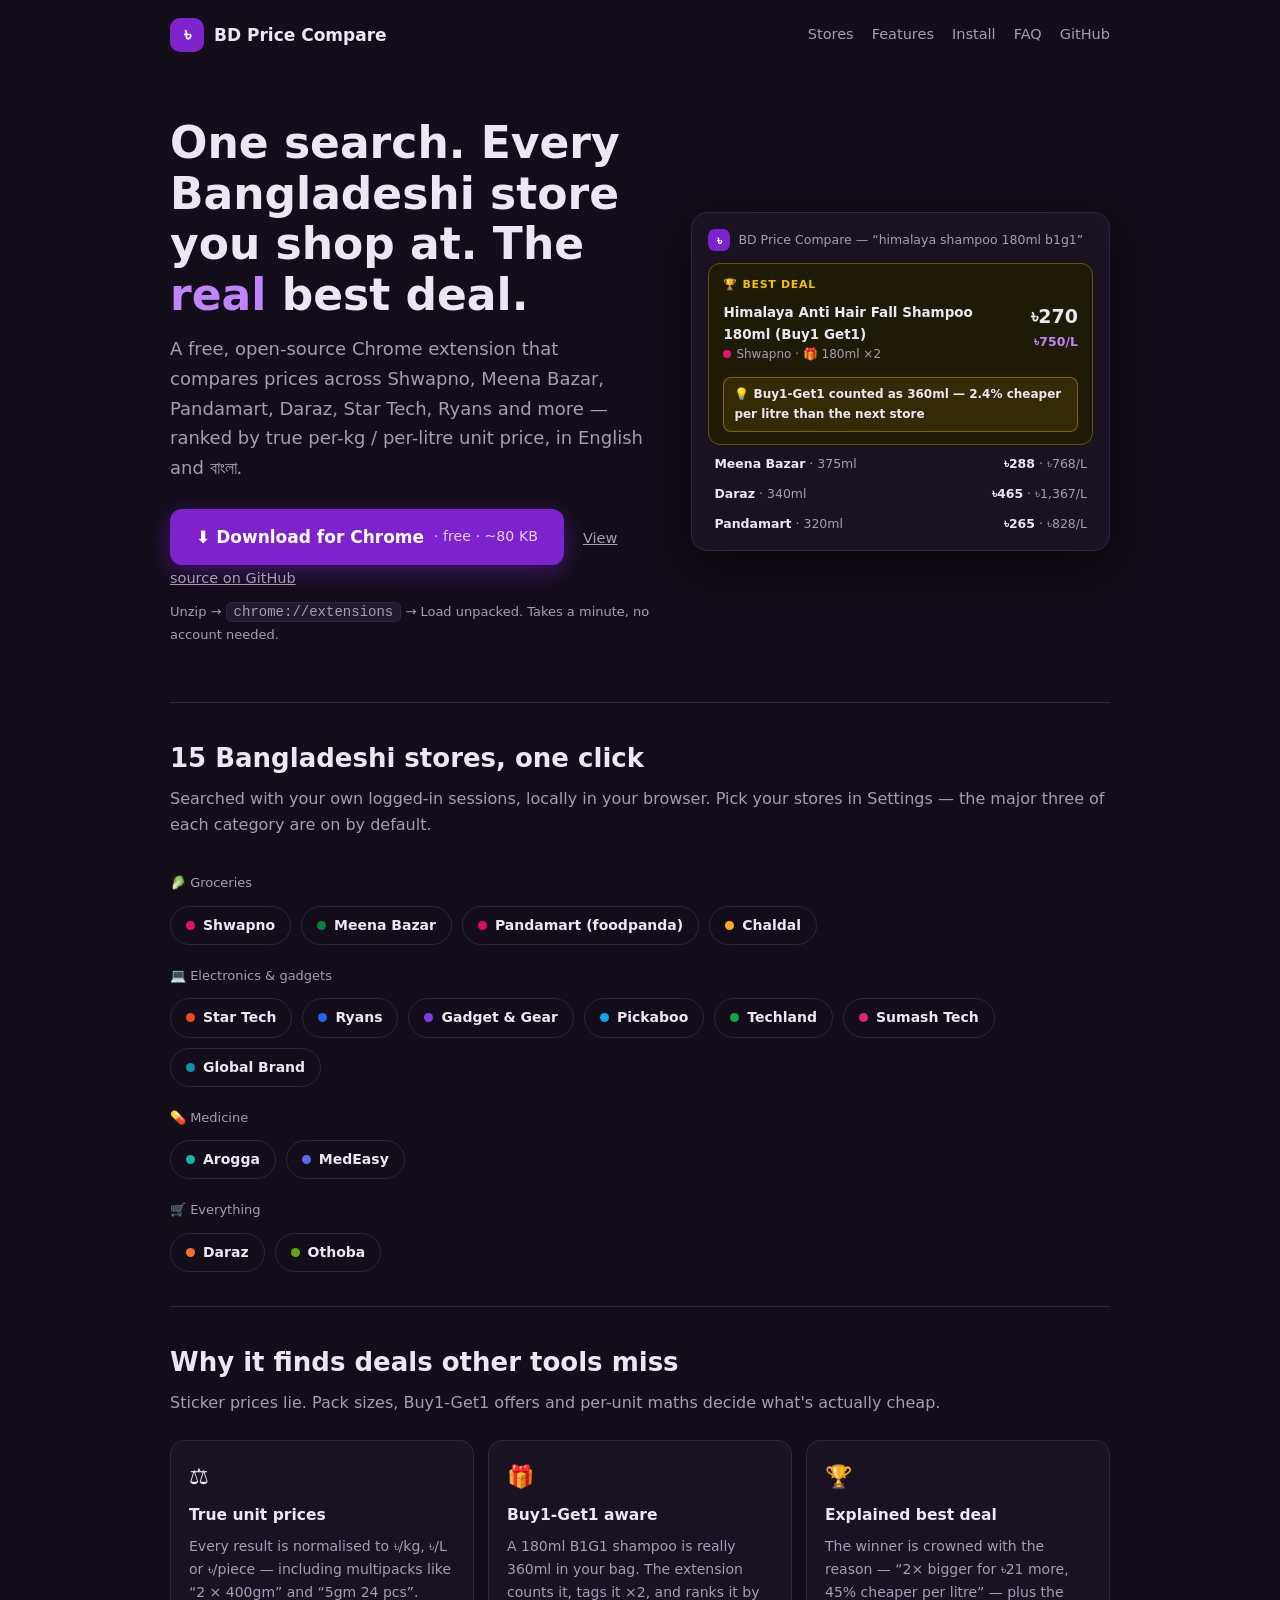
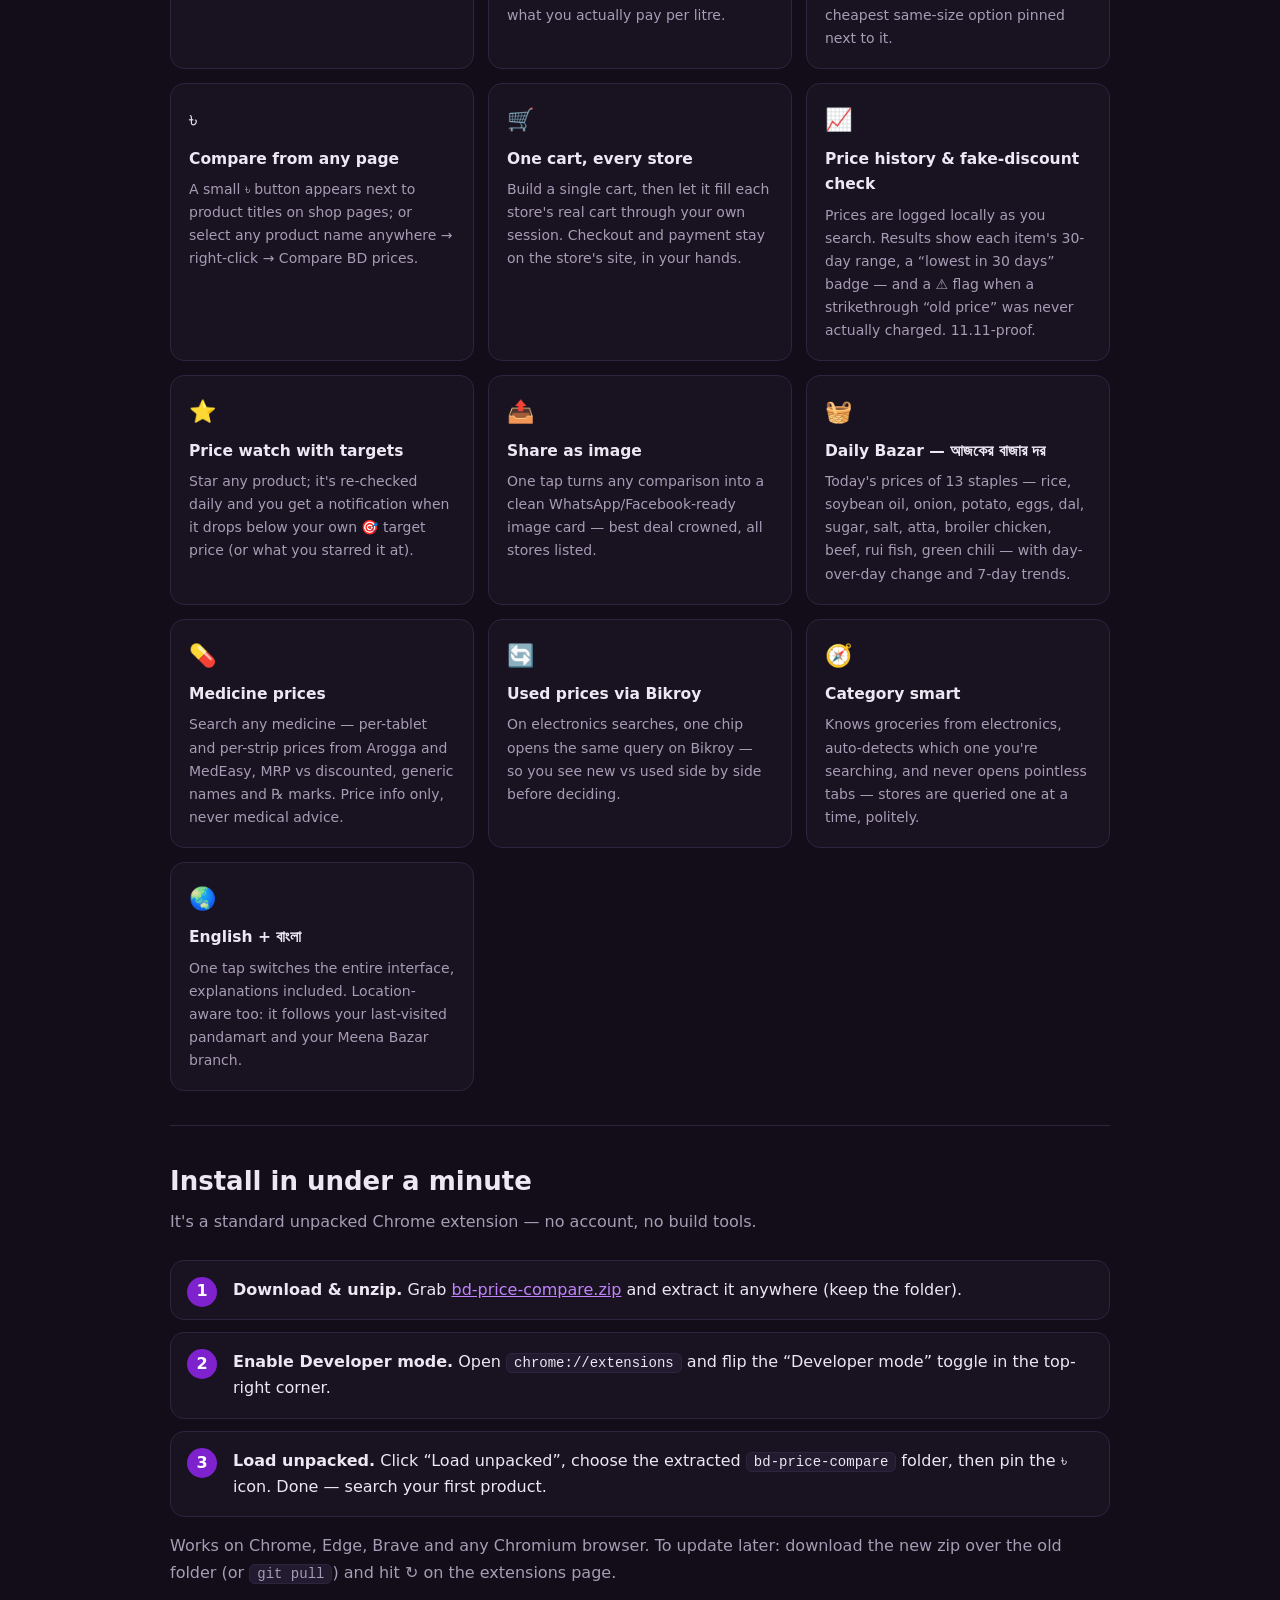
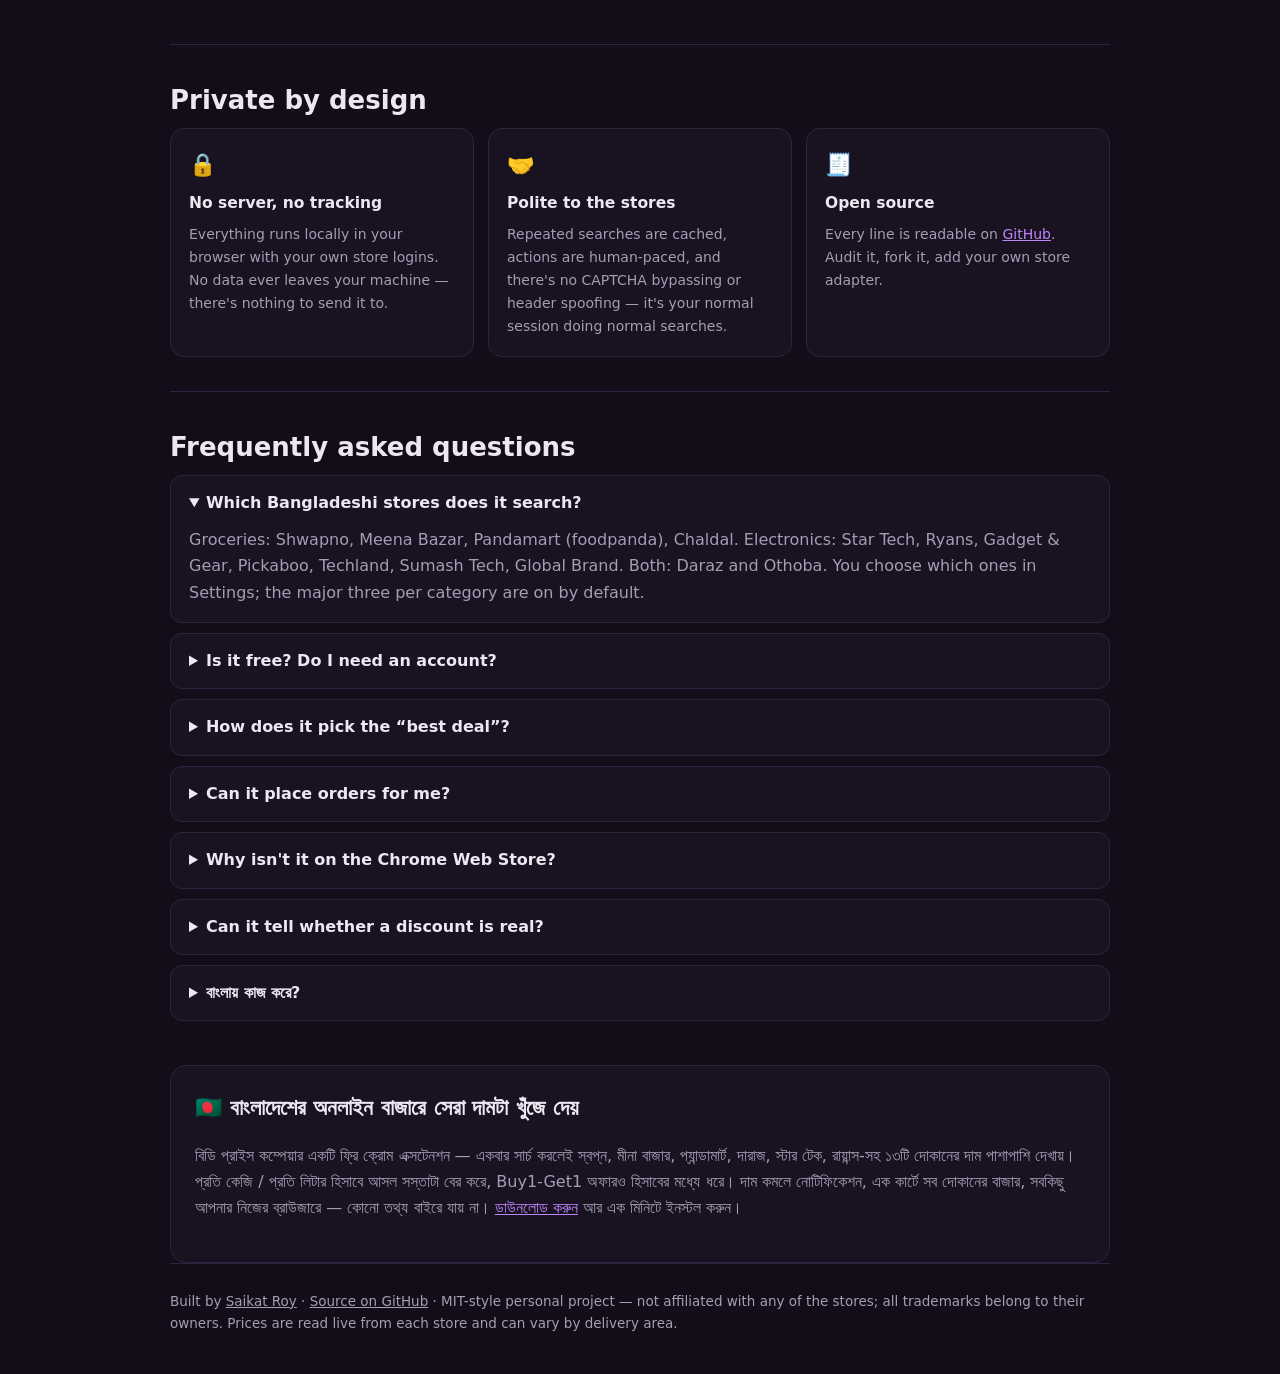
<file: docs/index.html>
<!doctype html>
<html lang="en">
<head>
  <meta charset="utf-8">
  <meta name="viewport" content="width=device-width, initial-scale=1">
  <title>BD Price Compare — Compare Prices Across Bangladeshi Online Shops | Free Chrome Extension</title>
  <meta name="description" content="Free, open-source Chrome extension that compares product prices across Shwapno, Meena Bazar, Pandamart, Daraz, Chaldal, Star Tech, Ryans, Gadget & Gear, Pickaboo and more Bangladeshi online shops — with per-kg / per-litre unit prices, 30-day price history, fake-discount detection, Buy1-Get1 aware best-deal picks, daily bazar rates (আজকের বাজার দর), price-drop alerts and a cross-store cart. English + বাংলা.">
  <meta name="keywords" content="price comparison Bangladesh, BD price compare, Chrome extension, Daraz price, Shwapno price, Meena Bazar online, Pandamart foodpanda, Chaldal, Star Tech price, Ryans computers, Gadget and Gear, Pickaboo, best deal Bangladesh, grocery price Dhaka, electronics price BD, দাম তুলনা, unit price, price tracker, আজকের বাজার দর, daily market price Bangladesh, onion price today, rice price BD, soybean oil price, price history Bangladesh, daraz price history, fake discount checker, daraz 11.11 real discount, price drop alert, price tracker extension, দাম কমার এলার্ট, ভুয়া ছাড়, medicine price BD, napa price, ওষুধের দাম, arogga, medeasy, broiler chicken price today, আজকের মুরগির দাম, beef price bd, গরুর মাংসের দাম, bikroy used price">
  <meta name="author" content="Saikat Roy">
  <meta name="robots" content="index, follow">
  <link rel="canonical" href="https://saikatnjm.github.io/bd-price-compare/">
  <link rel="icon" href="icon128.png" type="image/png">
  <meta name="theme-color" content="#7e22ce">

  <!-- Open Graph -->
  <meta property="og:type" content="website">
  <meta property="og:site_name" content="BD Price Compare">
  <meta property="og:title" content="BD Price Compare — find the real best deal across Bangladeshi online shops">
  <meta property="og:description" content="One search, every store you use: Shwapno, Meena Bazar, Pandamart, Daraz, Star Tech, Ryans & more. Per-kg / per-litre unit prices, B1G1-aware, price watch, English + বাংলা. Free & open source.">
  <meta property="og:url" content="https://saikatnjm.github.io/bd-price-compare/">
  <meta property="og:image" content="https://saikatnjm.github.io/bd-price-compare/og-image.png">
  <meta property="og:image:width" content="1200">
  <meta property="og:image:height" content="630">
  <meta property="og:locale" content="en_US">
  <meta property="og:locale:alternate" content="bn_BD">

  <!-- Twitter -->
  <meta name="twitter:card" content="summary_large_image">
  <meta name="twitter:title" content="BD Price Compare — Chrome extension for Bangladeshi online shopping">
  <meta name="twitter:description" content="Compare prices across 13 Bangladeshi stores in one click. Unit prices, B1G1-aware best deals, price watch. Free & open source.">
  <meta name="twitter:image" content="https://saikatnjm.github.io/bd-price-compare/og-image.png">

  <script type="application/ld+json">
  {
    "@context": "https://schema.org",
    "@graph": [
      {
        "@type": "SoftwareApplication",
        "name": "BD Price Compare",
        "operatingSystem": "Chrome, Chromium, Edge, Brave",
        "applicationCategory": "ShoppingApplication",
        "applicationSubCategory": "Price comparison browser extension",
        "description": "Chrome extension that compares product prices across Bangladeshi online shops (Shwapno, Meena Bazar, Pandamart, Daraz, Chaldal, Star Tech, Ryans, Gadget & Gear, Pickaboo, Techland, Sumash Tech, Global Brand, Othoba) with per-kg/per-litre unit prices, 30-day price history with fake-discount detection, Buy1-Get1-aware best-deal ranking, daily bazar staple rates, price-drop alerts with custom targets, shareable comparison images and a cross-store cart. Bilingual English/Bangla.",
        "featureList": [
          "Price comparison across 15 Bangladeshi stores",
          "Medicine prices: per-tablet and per-strip from Arogga and MedEasy",
          "Daily protein prices: broiler chicken, beef, rui fish, green chili",
          "Used-price check via Bikroy for electronics",
          "Per-kg / per-litre unit prices",
          "30-day price history and lowest-price badges",
          "Fake discount detection (strikethrough price verification)",
          "Daily Bazar: today's staple prices (আজকের বাজার দর)",
          "Price-drop alerts with custom target price",
          "Buy1-Get1 / B1G1 aware ranking",
          "Share comparison as image",
          "Cross-store cart with checkout handoff",
          "Bilingual English and Bangla interface"
        ],
        "url": "https://saikatnjm.github.io/bd-price-compare/",
        "downloadUrl": "https://saikatnjm.github.io/bd-price-compare/bd-price-compare.zip",
        "image": "https://saikatnjm.github.io/bd-price-compare/og-image.png",
        "offers": { "@type": "Offer", "price": "0", "priceCurrency": "BDT" },
        "inLanguage": ["en", "bn"],
        "isAccessibleForFree": true,
        "license": "https://github.com/saikatnjm/bd-price-compare/blob/main/LICENSE",
        "author": { "@type": "Person", "name": "Saikat Roy", "url": "https://github.com/saikatnjm" }
      },
      {
        "@type": "HowTo",
        "name": "How to install BD Price Compare in Chrome",
        "totalTime": "PT1M",
        "step": [
          { "@type": "HowToStep", "name": "Download", "text": "Click “Download for Chrome” and unzip the file anywhere on your computer." },
          { "@type": "HowToStep", "name": "Open extensions page", "text": "In Chrome open chrome://extensions and switch on Developer mode (top-right toggle)." },
          { "@type": "HowToStep", "name": "Load it", "text": "Click “Load unpacked”, pick the unzipped bd-price-compare folder, then pin the ৳ icon to your toolbar." }
        ]
      },
      {
        "@type": "FAQPage",
        "mainEntity": [
          {
            "@type": "Question",
            "name": "Which Bangladeshi stores does BD Price Compare search?",
            "acceptedAnswer": { "@type": "Answer", "text": "Groceries: Shwapno, Meena Bazar, Pandamart (foodpanda) and Chaldal. Electronics: Star Tech, Ryans, Gadget & Gear, Pickaboo, Techland, Sumash Tech and Global Brand, with a Bikroy link for used prices. Medicine: Arogga and MedEasy. Daraz and Othoba cover everything. You pick which stores are searched in Settings; the major ones of each category are on by default." }
          },
          {
            "@type": "Question",
            "name": "Can it compare medicine prices in Bangladesh?",
            "acceptedAnswer": { "@type": "Answer", "text": "Yes — search any medicine (e.g. Napa, Sergel, Seclo) and see per-tablet and per-strip prices from Arogga and MedEasy side by side, with MRP versus discounted price, generic names and prescription marks. It shows price information only, never medical advice." }
          },
          {
            "@type": "Question",
            "name": "Is it free? Do I need an account?",
            "acceptedAnswer": { "@type": "Answer", "text": "It is completely free and open source. No account, no sign-up, no server: everything runs locally in your browser using your own store logins. Nothing is sent anywhere else." }
          },
          {
            "@type": "Question",
            "name": "How does it find the real best deal?",
            "acceptedAnswer": { "@type": "Answer", "text": "It normalises every result to a per-kg or per-litre unit price, understands pack sizes like 2×400gm and Buy1-Get1 offers (a 180ml B1G1 shampoo counts as 360ml), and crowns the lowest true unit price — explaining why a bigger pack wins even when its sticker price is higher." }
          },
          {
            "@type": "Question",
            "name": "Can it order for me?",
            "acceptedAnswer": { "@type": "Answer", "text": "You build one cart in the extension; it then adds those items to each store's real cart using your own logged-in session and opens the store's cart page. Login, checkout and payment always stay in your hands on the store's own website." }
          },
          {
            "@type": "Question",
            "name": "Why isn't it on the Chrome Web Store?",
            "acceptedAnswer": { "@type": "Answer", "text": "It's a personal open-source project installed as an unpacked extension — download the zip, enable Developer mode in chrome://extensions and load the folder. It takes about a minute, and updates are a git pull away." }
          },
          {
            "@type": "Question",
            "name": "Can it tell whether a discount is real?",
            "acceptedAnswer": { "@type": "Answer", "text": "Yes. The extension logs prices locally as you search, so after a few days it knows each product's 30-day range. If a store shows a strikethrough 'old price' the product never actually sold at recently, the result is flagged as a possible fake discount — especially useful during 11.11 and 12.12 sales. Genuine discounts get a verified mark, and true 30-day-lowest prices get a badge." }
          },
          {
            "@type": "Question",
            "name": "Does it track price history?",
            "acceptedAnswer": { "@type": "Answer", "text": "Yes — every search quietly saves one local price point per product per day (up to 60 days, entirely on your machine). Results then show each item's 30-day low–high range and a 'lowest in 30 days' badge, and starred products alert you when they drop below your own target price." }
          },
          {
            "@type": "Question",
            "name": "Does it work in Bangla?",
            "acceptedAnswer": { "@type": "Answer", "text": "Yes — one tap on the বাং/EN button switches the whole interface between Bangla and English, including the right-click menu and explanations." }
          }
        ]
      }
    ]
  }
  </script>

  <style>
    :root {
      --bg: #120d18; --panel: #191221; --line: #2e2440; --fg: #ece7f2;
      --muted: #a79cb5; --accent: #c084fc; --accent-deep: #7e22ce;
      --gold: #f2c200; --pink: #e2136e;
    }
    * { box-sizing: border-box; }
    html { scroll-behavior: smooth; }
    body {
      margin: 0; background: var(--bg); color: var(--fg);
      font: 16px/1.65 system-ui, -apple-system, "Segoe UI", Roboto, "Noto Sans Bengali", sans-serif;
    }
    a { color: var(--accent); }
    .wrap { max-width: 980px; margin: 0 auto; padding: 0 20px; }
    header.site {
      display: flex; align-items: center; gap: 10px; padding: 18px 0;
    }
    .logo {
      display: inline-grid; place-items: center; width: 34px; height: 34px;
      border-radius: 10px; background: var(--accent-deep); color: #fff;
      font-weight: 700; font-size: 19px; flex: none;
    }
    header.site b { font-size: 17px; }
    header.site nav { margin-left: auto; display: flex; gap: 18px; font-size: 14.5px; }
    header.site nav a { color: var(--muted); text-decoration: none; }
    header.site nav a:hover { color: var(--fg); }

    .hero { display: grid; grid-template-columns: 1.15fr 1fr; gap: 40px; align-items: center; padding: 48px 0 56px; }
    h1 { font-size: clamp(30px, 4.5vw, 44px); line-height: 1.15; margin: 0 0 14px; }
    h1 em { font-style: normal; color: var(--accent); }
    .tagline { color: var(--muted); font-size: 18px; margin: 0 0 26px; }
    .cta {
      display: inline-flex; align-items: center; gap: 10px;
      background: var(--accent-deep); color: #fff; text-decoration: none;
      font-weight: 700; font-size: 17px; padding: 14px 26px; border-radius: 12px;
      box-shadow: 0 6px 24px rgba(126, 34, 206, .45); transition: transform .12s;
    }
    .cta:hover { transform: translateY(-2px); }
    .cta small { font-weight: 500; opacity: .8; }
    .ctasub { color: var(--muted); font-size: 13px; margin-top: 10px; }
    .ghlink { margin-left: 14px; color: var(--muted); font-size: 14.5px; }

    /* mock best-deal card */
    .mock {
      background: var(--panel); border: 1px solid var(--line); border-radius: 16px;
      padding: 16px; box-shadow: 0 16px 50px rgba(0,0,0,.45); font-size: 13.5px;
    }
    .mock .mhead { display: flex; align-items: center; gap: 8px; color: var(--muted); font-size: 12.5px; margin-bottom: 12px; }
    .mock .mhead .logo { width: 22px; height: 22px; font-size: 13px; border-radius: 7px; }
    .mcard {
      display: grid; grid-template-columns: 1fr auto; gap: 6px 12px;
      background: #1d1a06; border: 1px solid #6b5600; border-radius: 12px; padding: 12px 14px;
    }
    .mcrown { grid-column: 1/-1; font-size: 11px; font-weight: 800; letter-spacing: .06em; color: var(--gold); }
    .mname { font-weight: 600; }
    .mprice { text-align: right; font-size: 19px; font-weight: 800; }
    .munit { text-align: right; color: var(--accent); font-weight: 700; font-size: 12.5px; }
    .mmeta { color: var(--muted); font-size: 12px; }
    .mmeta .dot { display: inline-block; width: 8px; height: 8px; border-radius: 50%; background: var(--pink); margin-right: 5px; }
    .mwhy {
      grid-column: 1/-1; margin-top: 6px; padding: 7px 10px; border-radius: 8px;
      background: rgba(242,194,0,.1); border: 1px solid rgba(242,194,0,.4);
      font-size: 12px; font-weight: 600;
    }
    .mrow { display: flex; justify-content: space-between; gap: 10px; padding: 9px 6px 0; color: var(--muted); font-size: 12.5px; }
    .mrow b { color: var(--fg); font-weight: 600; }

    section { padding: 34px 0; border-top: 1px solid var(--line); }
    h2 { font-size: 26px; margin: 0 0 6px; }
    .sub { color: var(--muted); margin: 0 0 24px; }

    .stores { display: flex; flex-wrap: wrap; gap: 10px; }
    .store {
      display: inline-flex; align-items: center; gap: 8px; font-size: 14px; font-weight: 600;
      border: 1px solid var(--line); border-radius: 999px; padding: 7px 15px; color: var(--fg);
    }
    .store i { width: 9px; height: 9px; border-radius: 50%; flex: none; }
    .storecat { width: 100%; color: var(--muted); font-size: 13px; margin: 10px 0 2px; }

    .grid { display: grid; grid-template-columns: repeat(auto-fit, minmax(270px, 1fr)); gap: 14px; }
    .card {
      background: var(--panel); border: 1px solid var(--line); border-radius: 14px; padding: 18px;
    }
    .card b { display: block; font-size: 15.5px; margin-bottom: 6px; }
    .card p { margin: 0; color: var(--muted); font-size: 14px; }
    .card .ic { font-size: 22px; display: block; margin-bottom: 8px; }

    ol.steps { counter-reset: s; list-style: none; padding: 0; display: grid; gap: 12px; }
    ol.steps li {
      counter-increment: s; background: var(--panel); border: 1px solid var(--line);
      border-radius: 14px; padding: 16px 18px 16px 62px; position: relative;
    }
    ol.steps li::before {
      content: counter(s); position: absolute; left: 16px; top: 16px;
      width: 30px; height: 30px; display: grid; place-items: center;
      background: var(--accent-deep); color: #fff; font-weight: 800; border-radius: 50%;
    }
    code { background: #221a2e; border: 1px solid var(--line); padding: 1px 7px; border-radius: 6px; font-size: 14px; }

    details {
      background: var(--panel); border: 1px solid var(--line); border-radius: 12px;
      padding: 14px 18px; margin-bottom: 10px;
    }
    summary { cursor: pointer; font-weight: 600; }
    details p { color: var(--muted); margin: 10px 0 2px; }

    .bn { background: var(--panel); border: 1px solid var(--line); border-radius: 16px; padding: 24px; }
    .bn h2 { font-size: 22px; }
    .bn p { color: var(--muted); }

    footer.site { border-top: 1px solid var(--line); padding: 26px 0 40px; color: var(--muted); font-size: 13.5px; }
    footer.site a { color: var(--muted); }

    @media (max-width: 760px) {
      .hero { grid-template-columns: 1fr; padding-top: 24px; }
      header.site nav { display: none; }
    }
  </style>
</head>
<body>
  <div class="wrap">
    <header class="site">
      <span class="logo">৳</span><b>BD Price Compare</b>
      <nav>
        <a href="#stores">Stores</a>
        <a href="#features">Features</a>
        <a href="#install">Install</a>
        <a href="#faq">FAQ</a>
        <a href="https://github.com/saikatnjm/bd-price-compare">GitHub</a>
      </nav>
    </header>

    <section class="hero" style="border-top:none">
      <div>
        <h1>One search. Every Bangladeshi store you shop at. The <em>real</em> best deal.</h1>
        <p class="tagline">A free, open-source Chrome extension that compares prices across
          Shwapno, Meena Bazar, Pandamart, Daraz, Star Tech, Ryans and more —
          ranked by true per-kg / per-litre unit price, in English and বাংলা.</p>
        <a class="cta" href="bd-price-compare.zip" download>
          ⬇ Download for Chrome <small>· free · ~80 KB</small>
        </a>
        <a class="ghlink" href="https://github.com/saikatnjm/bd-price-compare">View source on GitHub</a>
        <div class="ctasub">Unzip → <code>chrome://extensions</code> → Load unpacked. Takes a minute, no account needed.</div>
      </div>
      <div class="mock" aria-hidden="true">
        <div class="mhead"><span class="logo">৳</span> BD Price Compare — “himalaya shampoo 180ml b1g1”</div>
        <div class="mcard">
          <div class="mcrown">🏆 BEST DEAL</div>
          <div>
            <div class="mname">Himalaya Anti Hair Fall Shampoo 180ml (Buy1 Get1)</div>
            <div class="mmeta"><span class="dot"></span>Shwapno · 🎁 180ml ×2</div>
          </div>
          <div>
            <div class="mprice">৳270</div>
            <div class="munit">৳750/L</div>
          </div>
          <div class="mwhy">💡 Buy1-Get1 counted as 360ml — 2.4% cheaper per litre than the next store</div>
        </div>
        <div class="mrow"><span><b>Meena Bazar</b> · 375ml</span><span><b>৳288</b> · ৳768/L</span></div>
        <div class="mrow"><span><b>Daraz</b> · 340ml</span><span><b>৳465</b> · ৳1,367/L</span></div>
        <div class="mrow"><span><b>Pandamart</b> · 320ml</span><span><b>৳265</b> · ৳828/L</span></div>
      </div>
    </section>

    <section id="stores">
      <h2>15 Bangladeshi stores, one click</h2>
      <p class="sub">Searched with your own logged-in sessions, locally in your browser. Pick your stores in Settings — the major three of each category are on by default.</p>
      <div class="stores">
        <div class="storecat">🥬 Groceries</div>
        <span class="store"><i style="background:#e2136e"></i>Shwapno</span>
        <span class="store"><i style="background:#00843d"></i>Meena Bazar</span>
        <span class="store"><i style="background:#d70f64"></i>Pandamart (foodpanda)</span>
        <span class="store"><i style="background:#f9a825"></i>Chaldal</span>
        <div class="storecat">💻 Electronics &amp; gadgets</div>
        <span class="store"><i style="background:#ef4a23"></i>Star Tech</span>
        <span class="store"><i style="background:#2563eb"></i>Ryans</span>
        <span class="store"><i style="background:#7c3aed"></i>Gadget &amp; Gear</span>
        <span class="store"><i style="background:#0ea5e9"></i>Pickaboo</span>
        <span class="store"><i style="background:#16a34a"></i>Techland</span>
        <span class="store"><i style="background:#db2777"></i>Sumash Tech</span>
        <span class="store"><i style="background:#0891b2"></i>Global Brand</span>
        <div class="storecat">💊 Medicine</div>
        <span class="store"><i style="background:#14b8a6"></i>Arogga</span>
        <span class="store"><i style="background:#6366f1"></i>MedEasy</span>
        <div class="storecat">🛒 Everything</div>
        <span class="store"><i style="background:#f57224"></i>Daraz</span>
        <span class="store"><i style="background:#65a30d"></i>Othoba</span>
      </div>
    </section>

    <section id="features">
      <h2>Why it finds deals other tools miss</h2>
      <p class="sub">Sticker prices lie. Pack sizes, Buy1-Get1 offers and per-unit maths decide what's actually cheap.</p>
      <div class="grid">
        <div class="card"><span class="ic">⚖️</span><b>True unit prices</b>
          <p>Every result is normalised to ৳/kg, ৳/L or ৳/piece — including multipacks like “2 × 400gm” and “5gm 24 pcs”.</p></div>
        <div class="card"><span class="ic">🎁</span><b>Buy1-Get1 aware</b>
          <p>A 180ml B1G1 shampoo is really 360ml in your bag. The extension counts it, tags it ×2, and ranks it by what you actually pay per litre.</p></div>
        <div class="card"><span class="ic">🏆</span><b>Explained best deal</b>
          <p>The winner is crowned with the reason — “2× bigger for ৳21 more, 45% cheaper per litre” — plus the cheapest same-size option pinned next to it.</p></div>
        <div class="card"><span class="ic">৳</span><b>Compare from any page</b>
          <p>A small ৳ button appears next to product titles on shop pages; or select any product name anywhere → right-click → Compare BD prices.</p></div>
        <div class="card"><span class="ic">🛒</span><b>One cart, every store</b>
          <p>Build a single cart, then let it fill each store's real cart through your own session. Checkout and payment stay on the store's site, in your hands.</p></div>
        <div class="card"><span class="ic">📈</span><b>Price history &amp; fake-discount check</b>
          <p>Prices are logged locally as you search. Results show each item's 30-day range, a “lowest in 30 days” badge — and a ⚠ flag when a strikethrough “old price” was never actually charged. 11.11-proof.</p></div>
        <div class="card"><span class="ic">⭐</span><b>Price watch with targets</b>
          <p>Star any product; it's re-checked daily and you get a notification when it drops below your own 🎯 target price (or what you starred it at).</p></div>
        <div class="card"><span class="ic">📤</span><b>Share as image</b>
          <p>One tap turns any comparison into a clean WhatsApp/Facebook-ready image card — best deal crowned, all stores listed.</p></div>
        <div class="card"><span class="ic">🧺</span><b>Daily Bazar — আজকের বাজার দর</b>
          <p>Today's prices of 13 staples — rice, soybean oil, onion, potato, eggs, dal, sugar, salt, atta, broiler chicken, beef, rui fish, green chili — with day-over-day change and 7-day trends.</p></div>
        <div class="card"><span class="ic">💊</span><b>Medicine prices</b>
          <p>Search any medicine — per-tablet and per-strip prices from Arogga and MedEasy, MRP vs discounted, generic names and ℞ marks. Price info only, never medical advice.</p></div>
        <div class="card"><span class="ic">🔄</span><b>Used prices via Bikroy</b>
          <p>On electronics searches, one chip opens the same query on Bikroy — so you see new vs used side by side before deciding.</p></div>
        <div class="card"><span class="ic">🧭</span><b>Category smart</b>
          <p>Knows groceries from electronics, auto-detects which one you're searching, and never opens pointless tabs — stores are queried one at a time, politely.</p></div>
        <div class="card"><span class="ic">🌏</span><b>English + বাংলা</b>
          <p>One tap switches the entire interface, explanations included. Location-aware too: it follows your last-visited pandamart and your Meena Bazar branch.</p></div>
      </div>
    </section>

    <section id="install">
      <h2>Install in under a minute</h2>
      <p class="sub">It's a standard unpacked Chrome extension — no account, no build tools.</p>
      <ol class="steps">
        <li><b>Download &amp; unzip.</b> Grab <a href="bd-price-compare.zip" download>bd-price-compare.zip</a> and extract it anywhere (keep the folder).</li>
        <li><b>Enable Developer mode.</b> Open <code>chrome://extensions</code> and flip the “Developer mode” toggle in the top-right corner.</li>
        <li><b>Load unpacked.</b> Click “Load unpacked”, choose the extracted <code>bd-price-compare</code> folder, then pin the ৳ icon. Done — search your first product.</li>
      </ol>
      <p class="sub" style="margin-top:14px">Works on Chrome, Edge, Brave and any Chromium browser. To update later: download the new zip over the old folder (or <code>git pull</code>) and hit ↻ on the extensions page.</p>
    </section>

    <section id="privacy">
      <h2>Private by design</h2>
      <div class="grid">
        <div class="card"><span class="ic">🔒</span><b>No server, no tracking</b>
          <p>Everything runs locally in your browser with your own store logins. No data ever leaves your machine — there's nothing to send it to.</p></div>
        <div class="card"><span class="ic">🤝</span><b>Polite to the stores</b>
          <p>Repeated searches are cached, actions are human-paced, and there's no CAPTCHA bypassing or header spoofing — it's your normal session doing normal searches.</p></div>
        <div class="card"><span class="ic">🧾</span><b>Open source</b>
          <p>Every line is readable on <a href="https://github.com/saikatnjm/bd-price-compare">GitHub</a>. Audit it, fork it, add your own store adapter.</p></div>
      </div>
    </section>

    <section id="faq">
      <h2>Frequently asked questions</h2>
      <details open>
        <summary>Which Bangladeshi stores does it search?</summary>
        <p>Groceries: Shwapno, Meena Bazar, Pandamart (foodpanda), Chaldal. Electronics: Star Tech, Ryans, Gadget &amp; Gear, Pickaboo, Techland, Sumash Tech, Global Brand. Both: Daraz and Othoba. You choose which ones in Settings; the major three per category are on by default.</p>
      </details>
      <details>
        <summary>Is it free? Do I need an account?</summary>
        <p>Completely free and open source. No account, no sign-up, no server — it uses the store logins already in your browser.</p>
      </details>
      <details>
        <summary>How does it pick the “best deal”?</summary>
        <p>Lowest <em>unit</em> price among comparable products — ৳ per kg or litre — with pack sizes and Buy1-Get1 offers counted in. When a bigger pack wins despite a higher sticker price, it tells you why and pins the cheapest same-size option right below.</p>
      </details>
      <details>
        <summary>Can it place orders for me?</summary>
        <p>It fills each store's real cart for you using your own session, then hands over. Login, checkout and payment always happen on the store's own website, by you.</p>
      </details>
      <details>
        <summary>Why isn't it on the Chrome Web Store?</summary>
        <p>It's a personal open-source project installed as an unpacked extension — the download-and-load takes about a minute. A Web Store release may come later.</p>
      </details>
      <details>
        <summary>Can it tell whether a discount is real?</summary>
        <p>Yes — it logs prices locally as you search. After a few days it knows each product's 30-day range: results show the low–high band, a 🔻 “lowest in 30 days” badge, and a ⚠ flag when a strikethrough “old price” was never actually charged recently. Handy during 11.11 / 12.12 sales.</p>
      </details>
      <details>
        <summary>বাংলায় কাজ করে?</summary>
        <p>হ্যাঁ — বাং/EN বাটনে এক ট্যাপেই পুরো ইন্টারফেস বাংলা হয়ে যায়, ব্যাখ্যাসহ।</p>
      </details>
    </section>

    <section class="bn" id="bangla" lang="bn">
      <h2>🇧🇩 বাংলাদেশের অনলাইন বাজারে সেরা দামটা খুঁজে দেয়</h2>
      <p>বিডি প্রাইস কম্পেয়ার একটি ফ্রি ক্রোম এক্সটেনশন — একবার সার্চ করলেই স্বপ্ন, মীনা বাজার,
      প্যান্ডামার্ট, দারাজ, স্টার টেক, রায়ান্স-সহ ১৩টি দোকানের দাম পাশাপাশি দেখায়। প্রতি কেজি /
      প্রতি লিটার হিসাবে আসল সস্তাটা বের করে, Buy1-Get1 অফারও হিসাবের মধ্যে ধরে। দাম কমলে
      নোটিফিকেশন, এক কার্টে সব দোকানের বাজার, সবকিছু আপনার নিজের ব্রাউজারে — কোনো তথ্য
      বাইরে যায় না। <a href="bd-price-compare.zip" download>ডাউনলোড করুন</a> আর এক মিনিটে ইনস্টল করুন।</p>
    </section>

    <footer class="site">
      <div>Built by <a href="https://github.com/saikatnjm">Saikat Roy</a> ·
        <a href="https://github.com/saikatnjm/bd-price-compare">Source on GitHub</a> ·
        MIT-style personal project — not affiliated with any of the stores; all trademarks belong to their owners.
        Prices are read live from each store and can vary by delivery area.</div>
    </footer>
  </div>
</body>
</html>
</file>
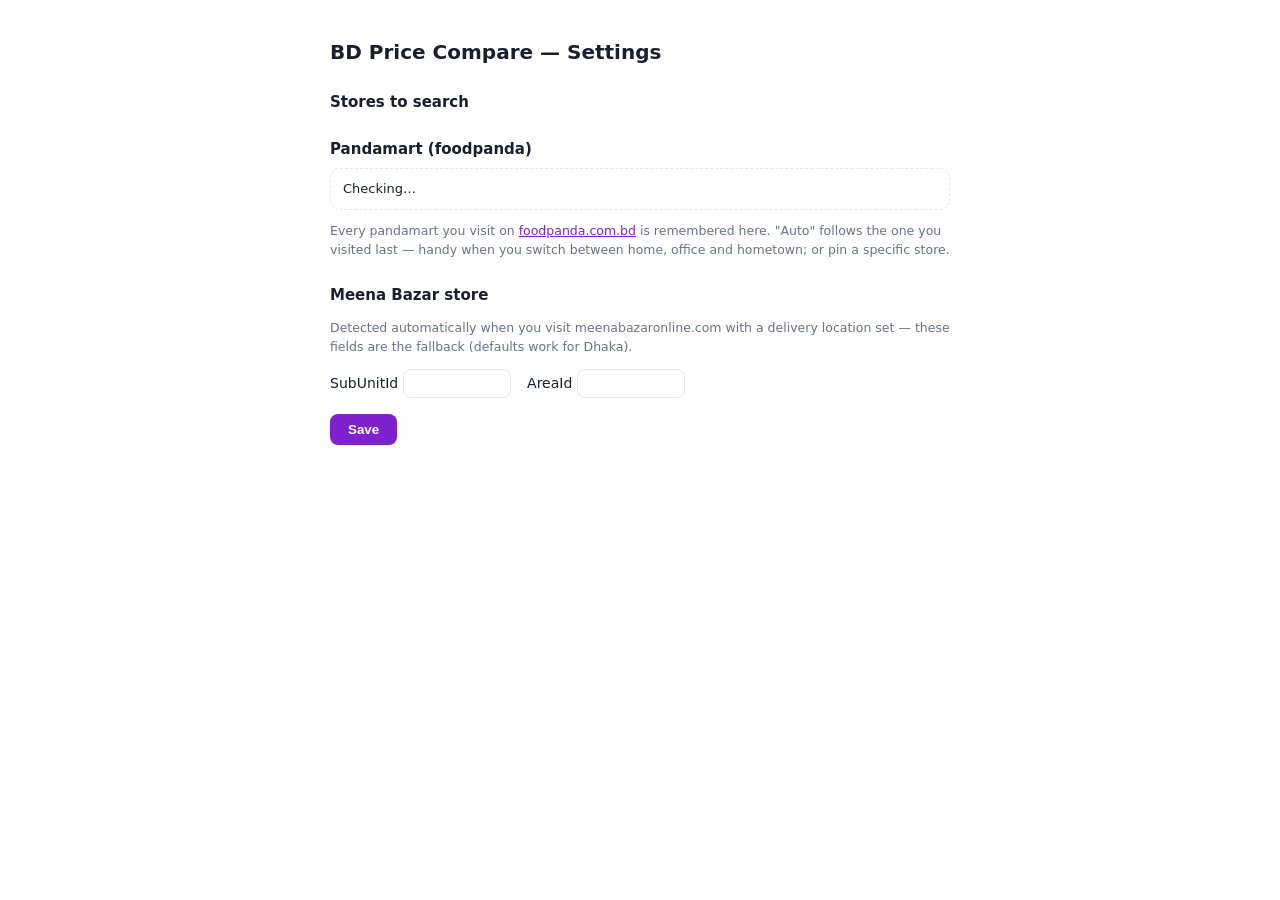
<file: options.html>
<!doctype html>
<html lang="en">
<head>
  <meta charset="utf-8">
  <title>BD Price Compare — Settings</title>
  <style>
    :root {
      --bg: #fff; --fg: #1a1f2b; --muted: #6b7280; --line: #e5e7eb; --accent: #7e22ce;
    }
    @media (prefers-color-scheme: dark) {
      :root { --bg: #111418; --fg: #e8eaee; --muted: #9aa3af; --line: #2a2f37; --accent: #a855f7; }
    }
    body {
      font: 14px/1.5 system-ui, sans-serif; background: var(--bg); color: var(--fg);
      max-width: 620px; margin: 0 auto; padding: 24px 16px 48px;
    }
    h1 { font-size: 20px; }
    h2 { font-size: 15px; margin: 24px 0 8px; }
    .store {
      display: flex; align-items: center; gap: 10px; padding: 10px 12px;
      border: 1px solid var(--line); border-radius: 10px; margin-bottom: 8px;
    }
    .store .dot { width: 10px; height: 10px; border-radius: 50%; }
    .store label { flex: 1; display: flex; align-items: center; gap: 10px; cursor: pointer; }
    .store small { color: var(--muted); display: block; }
    input[type=number], input[type=text] {
      width: 90px; padding: 6px 8px; border: 1px solid var(--line); border-radius: 8px;
      background: var(--bg); color: var(--fg);
    }
    .hint { color: var(--muted); font-size: 12.5px; }
    .pm { padding: 10px 12px; border: 1px dashed var(--line); border-radius: 10px; font-size: 13px; }
    .pm b { color: var(--accent); }
    button {
      margin-top: 16px; padding: 8px 18px; border: none; border-radius: 8px;
      background: var(--accent); color: #fff; font-weight: 600; cursor: pointer;
    }
    #saved { margin-left: 10px; color: var(--accent); opacity: 0; transition: opacity .3s; }
    a { color: var(--accent); }
  </style>
</head>
<body>
  <h1>BD Price Compare — Settings</h1>

  <h2>Stores to search</h2>
  <div id="stores"></div>

  <h2>Pandamart (foodpanda)</h2>
  <div class="pm" id="pmStatus">Checking…</div>
  <p class="hint">Every pandamart you visit on
    <a href="https://www.foodpanda.com.bd" target="_blank">foodpanda.com.bd</a> is remembered here.
    "Auto" follows the one you visited last — handy when you switch between home, office and
    hometown; or pin a specific store.</p>

  <h2>Meena Bazar store</h2>
  <p class="hint">Detected automatically when you visit meenabazaronline.com with a delivery
    location set — these fields are the fallback (defaults work for Dhaka).</p>
  <label>SubUnitId <input type="number" id="meenaSubUnitId" min="1"></label>
  <label style="margin-left:12px">AreaId <input type="number" id="meenaAreaId" min="1"></label>

  <div>
    <button id="save">Save</button><span id="saved">Saved ✓</span>
  </div>

  <script type="module" src="options.js"></script>
</body>
</html>
</file>
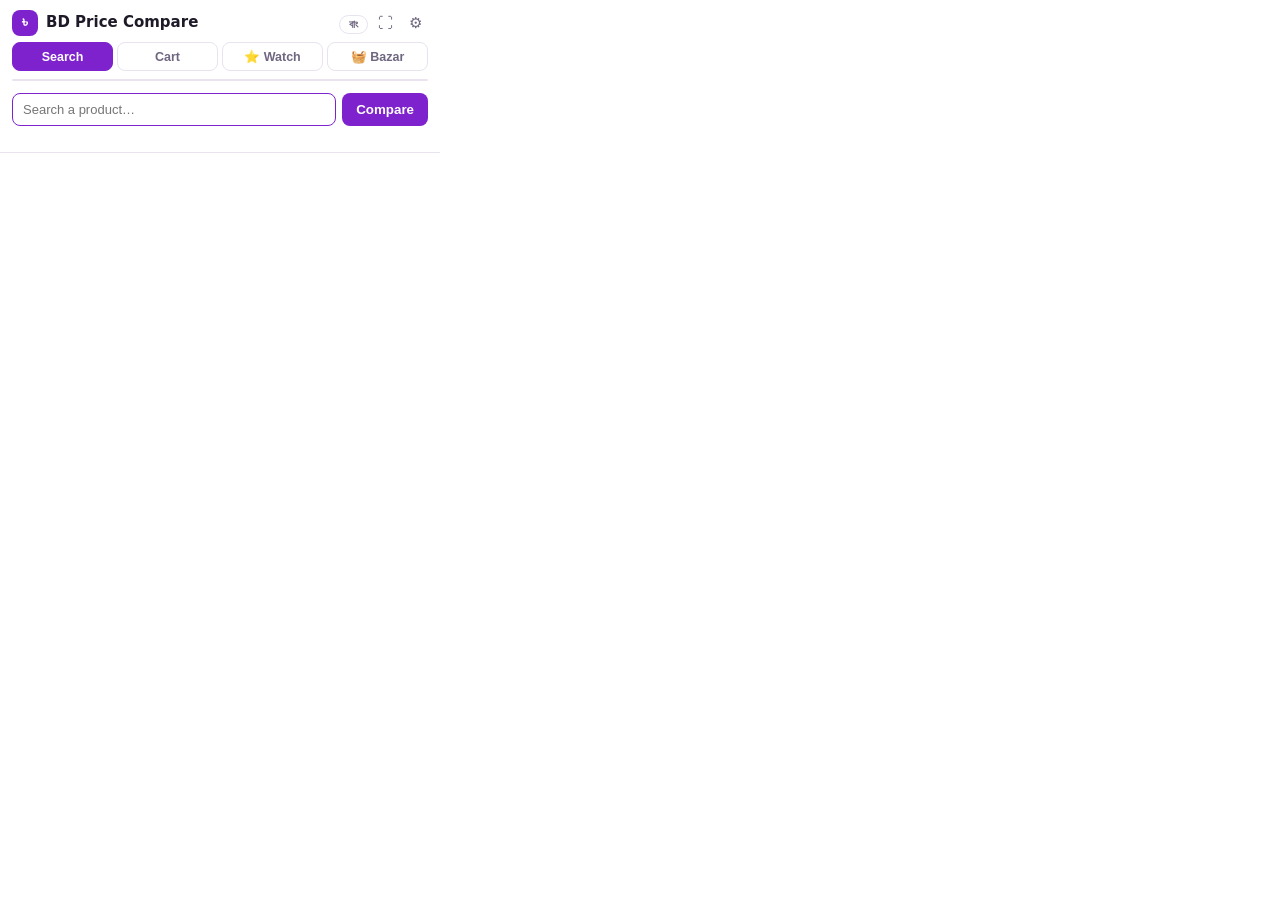
<file: popup.html>
<!doctype html>
<html lang="en">
<head>
  <meta charset="utf-8">
  <title>BD Price Compare</title>
  <link rel="stylesheet" href="popup.css">
</head>
<body>
  <header>
    <div class="brand">
      <span class="logo">৳</span>
      <h1 id="appName">BD Price Compare</h1>
    </div>
    <div class="header-actions">
      <button id="langBtn" class="lang" title="বাংলায় দেখুন">বাং</button>
      <button id="openTab" title="Open in a full tab">⛶</button>
      <button id="openOptions" title="Settings">⚙</button>
    </div>
  </header>

  <nav class="tabs">
    <button id="tabSearch" class="tab active">Search</button>
    <button id="tabCart" class="tab">Cart <span id="cartBadge" class="cartbadge hidden">0</span></button>
    <button id="tabWatch" class="tab">⭐ <span id="watchLabel">Watch</span></button>
    <button id="tabBazar" class="tab">🧺 <span id="bazarLabel">Bazar</span></button>
  </nav>

  <section id="viewSearch">
    <div id="cats" class="cats"></div>
    <div class="searchbar">
      <input id="query" type="search" placeholder="Search a product…" autofocus>
      <button id="go">Compare</button>
    </div>

    <div id="detect" class="detect"></div>
    <div id="recent" class="recent"></div>
    <div id="chips" class="chips"></div>
    <div id="best" class="best hidden"></div>

    <div class="controls hidden" id="controls">
      <label><span id="sortLabel">Sort</span>
        <select id="sort">
          <option value="unit">Best unit price</option>
          <option value="price">Lowest price</option>
          <option value="store">By store</option>
        </select>
      </label>
      <label class="check">
        <input type="checkbox" id="strict" checked>
        <span id="strictLabel">Close matches only</span>
      </label>
    </div>

    <main id="results"></main>
  </section>

  <section id="viewCart" class="hidden">
    <main id="cartList"></main>
  </section>

  <section id="viewWatch" class="hidden">
    <main id="watchList"></main>
  </section>

  <section id="viewBazar" class="hidden">
    <main id="bazarList"></main>
  </section>

  <footer>
    <span id="status"></span>
  </footer>

  <script type="module" src="popup.js"></script>
</body>
</html>
</file>
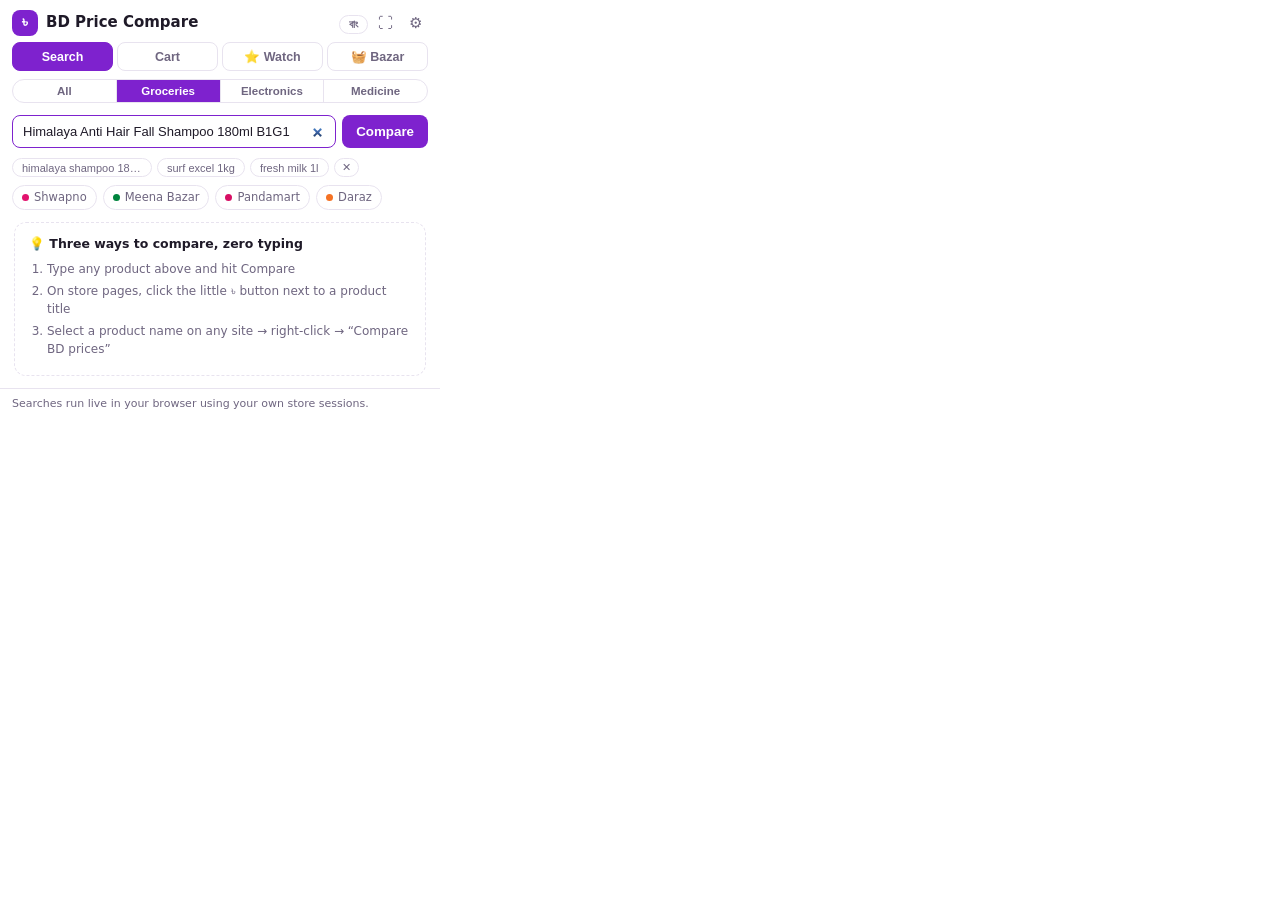
<file: preview.html>
<!doctype html>
<!-- Local dev preview of the popup with a stubbed chrome.* API and fake
     streaming search results. Not part of the extension; gitignored. -->
<html lang="en">
<head>
  <meta charset="utf-8">
  <title>BD Price Compare — preview</title>
  <link rel="stylesheet" href="popup.css">
</head>
<body>
  <header>
    <div class="brand">
      <span class="logo">৳</span>
      <h1 id="appName">BD Price Compare</h1>
    </div>
    <div class="header-actions">
      <button id="langBtn" class="lang" title="বাংলায় দেখুন">বাং</button>
      <button id="openTab" title="Open in a full tab">⛶</button>
      <button id="openOptions" title="Settings">⚙</button>
    </div>
  </header>

  <nav class="tabs">
    <button id="tabSearch" class="tab active">Search</button>
    <button id="tabCart" class="tab">Cart <span id="cartBadge" class="cartbadge hidden">0</span></button>
    <button id="tabWatch" class="tab">⭐ <span id="watchLabel">Watch</span></button>
    <button id="tabBazar" class="tab">🧺 <span id="bazarLabel">Bazar</span></button>
  </nav>

  <section id="viewSearch">
    <div id="cats" class="cats"></div>
    <div class="searchbar">
      <input id="query" type="search" placeholder="Search a product…" autofocus>
      <button id="go">Compare</button>
    </div>

    <div id="detect" class="detect"></div>
    <div id="recent" class="recent"></div>
    <div id="chips" class="chips"></div>
    <div id="best" class="best hidden"></div>

    <div class="controls hidden" id="controls">
      <label><span id="sortLabel">Sort</span>
        <select id="sort">
          <option value="unit">Best unit price</option>
          <option value="price">Lowest price</option>
          <option value="store">By store</option>
        </select>
      </label>
      <label class="check">
        <input type="checkbox" id="strict" checked>
        <span id="strictLabel">Close matches only</span>
      </label>
    </div>

    <main id="results"></main>
  </section>

  <section id="viewCart" class="hidden"><main id="cartList"></main></section>
  <section id="viewWatch" class="hidden"><main id="watchList"></main></section>
  <section id="viewBazar" class="hidden"><main id="bazarList"></main></section>

  <footer><span id="status"></span></footer>

  <script type="module">
    import { enrich } from './lib/normalize.js';

    const FAKE_STORES = [
      { id: 'shwapno', label: 'Shwapno', color: '#e2136e', category: 'grocery', enabled: true },
      { id: 'meenabazar', label: 'Meena Bazar', color: '#00843d', category: 'grocery', enabled: true },
      { id: 'pandamart', label: 'Pandamart', color: '#d70f64', category: 'grocery', enabled: true },
      { id: 'daraz', label: 'Daraz', color: '#f57224', category: 'both', enabled: true },
      { id: 'startech', label: 'Star Tech', color: '#ef4a23', category: 'electronics', enabled: true }
    ];

    const mk = (store, label, color, items, delay, ok = true) => ({
      delay,
      result: {
        store, label, color, ok, searchUrl: '#', ms: delay,
        error: ok ? undefined : 'bot wall — try on the site',
        items: items.map(i => enrich({ ...i, store }))
      }
    });

    const IMG = 'icons/icon128.png';
    const FEED = [
      mk('shwapno', 'Shwapno', '#e2136e', [
        { name: 'Himalaya Anti Hair Fall Shampoo 180(±)10ml (Buy1 Get1 Free)', price: 270, url: '#', image: IMG },
        { name: 'Himalaya Gentle Daily Care Shampoo 400ml', price: 520, url: '#', image: IMG }
      ], 400),
      mk('meenabazar', 'Meena Bazar', '#00843d', [
        { name: 'HIMALAYA ANTI HAIR FALL SHAMPOO 180ML B1G1', price: 270, url: '#', image: IMG,
          hist: { lo: 270, hi: 285, n: 9, lowest: true } },
        { name: 'Himalaya Anti Hair Fall Shampoo Cc 375ml Save40%', price: 288, oldPrice: 480, url: '#', image: IMG,
          hist: { lo: 265, hi: 295, n: 12, claim: 'fake' } }
      ], 900),
      mk('daraz', 'Daraz', '#f57224', [
        { name: 'Himalaya Anti Hair Fall Shampoo 340ml', price: 465, url: '#', image: IMG, rating: 4.7, reviews: 211 }
      ], 1600),
      mk('pandamart', 'Pandamart', '#d70f64', [
        { name: 'Parachute Naturale Shampoo Anti Hair Fall 320ml', price: 265, url: '#', image: IMG }
      ], 3200)
    ];

    function fakePort() {
      const listeners = [];
      const port = {
        onMessage: { addListener: f => listeners.push(f) },
        onDisconnect: { addListener() {} },
        disconnect() {},
        postMessage(msg) {
          if (msg.type !== 'SEARCH') return;
          const emit = ev => listeners.forEach(f => f(ev));
          setTimeout(() => emit({ type: 'plan', stores: FEED.map(f => f.result.store).concat('startech') }), 60);
          for (const f of FEED) setTimeout(() => emit({ type: 'store', result: f.result }), f.delay);
          setTimeout(() => emit({ type: 'skip', stores: ['startech'], detected: 'grocery' }), 1100);
          setTimeout(() => emit({
            type: 'done',
            data: { query: msg.query, category: msg.category, detectedCategory: 'grocery', at: Date.now(), results: FEED.map(f => f.result) }
          }), 3400);
        }
      };
      return port;
    }

    const mem = {};
    window.chrome = {
      storage: {
        sync: { get: async () => ({}), set: async () => {} },
        local: {
          get: async k => {
            const keys = typeof k === 'string' ? [k] : Array.isArray(k) ? k : Object.keys(k || mem);
            return Object.fromEntries(keys.filter(x => x in mem).map(x => [x, mem[x]]));
          },
          set: async o => Object.assign(mem, o),
          remove: async () => {}
        },
        onChanged: { addListener() {} }
      },
      runtime: {
        sendMessage: async msg => {
          if (msg.type === 'GET_STORES') return { stores: FAKE_STORES, settings: { searchCategory: 'grocery' } };
          return { ok: true };
        },
        connect: fakePort,
        onMessage: { addListener() {} },
        openOptionsPage() {},
        getURL: p => p
      },
      tabs: { query: async () => [], create() {} },
      scripting: { executeScript: async () => [{ result: null }] }
    };
    mem.recentSearches = ['himalaya shampoo 180ml', 'surf excel 1kg', 'fresh milk 1l'];

    // fake 7-day bazar history
    const days = [...Array(7)].map((_, i) => new Date(Date.now() - (6 - i) * 864e5).toISOString().slice(0, 10));
    const hist = (store, base, deltas, extra) => days.map((d, i) => ({
      d, p: Math.round((base + deltas[i]) * (extra.mult || 1)), u: base + deltas[i],
      l: extra.l, n: extra.n, q: extra.q, url: '#'
    }));
    mem.bazarHistory = {
      rice:   { shwapno: hist('shwapno', 90, [0, 0, 1, 2, 2, 1, 0], { l: 'kg', n: 'Rupchanda Miniket Rice 10kg', q: '10kg', mult: 10 }) },
      oil:    { shwapno: hist('shwapno', 200, [4, 4, 2, 0, 0, -2, -2], { l: 'L', n: 'Pusti Soyabean Oil 5Ltr.', q: '5Ltr', mult: 5 }),
                meenabazar: hist('meenabazar', 199, [5, 5, 3, 1, 0, 0, 0], { l: 'L', n: 'Rupchanda Soyabean Oil Pet 5lt', q: '5lt', mult: 5 }) },
      onion:  { shwapno: hist('shwapno', 50, [-5, -5, 0, 0, 5, 8, 10], { l: 'kg', n: 'Piyaj (Onion) Local Loose (P) Kg', q: '1kg' }) },
      potato: { shwapno: hist('shwapno', 25, [0, 0, 0, -2, -2, -3, -3], { l: 'kg', n: 'Alu (Potato) Regular Loose Kg', q: '1kg' }) },
      egg:    { meenabazar: hist('meenabazar', 12.5, [0, 0, .5, .5, 0, 0, -0.5], { l: 'pc', n: 'Chicken Egg (Red) 1pcs', q: '1 pcs' }) },
      sugar:  { shwapno: hist('shwapno', 110, [0, 0, 0, 0, 0, 0, 0], { l: 'kg', n: 'Fresh Refined Sugar 1kg', q: '1kg' }) }
    };
    mem.bazarLast = { at: Date.now() - 3600e3, date: days[6] };

    await import('./popup.js');
    document.getElementById('query').value = 'Himalaya Anti Hair Fall Shampoo 180ml B1G1';
  </script>
</body>
</html>
</file>
<file: popup.css>
/* Plum Royale palette */
:root {
  --bg: #ffffff;
  --fg: #1f1a28;
  --muted: #6f6680;
  --line: #e8e3ef;
  --accent: #7e22ce;       /* buttons, active states */
  --up: #7e22ce;           /* unit-price / highlight text */
  --accent-soft: #f5edff;
  --best: #fff7e0;
  --best-line: #f2c200;
}
@media (prefers-color-scheme: dark) {
  :root {
    --bg: #16111c;
    --fg: #ece7f2;
    --muted: #a79cb5;
    --line: #2f2740;
    --accent: #7e22ce;
    --up: #c084fc;
    --accent-soft: #241a30;
    --best: #261a06;
    --best-line: #8a6d00;
  }
}

* { box-sizing: border-box; }
body {
  width: 440px;
  max-width: 100%;
  margin: 0;
  font: 13px/1.45 system-ui, -apple-system, "Segoe UI", Roboto, sans-serif;
  background: var(--bg);
  color: var(--fg);
}
body.fullpage { width: auto; max-width: 860px; margin: 0 auto; padding: 0 16px; }

header {
  display: flex; align-items: center; justify-content: space-between;
  padding: 10px 12px 6px;
}
.brand { display: flex; align-items: center; gap: 8px; }
.logo {
  display: inline-grid; place-items: center;
  width: 26px; height: 26px; border-radius: 8px;
  background: var(--accent); color: #fff; font-weight: 700; font-size: 15px;
}
h1 { font-size: 15px; margin: 0; }
.header-actions button {
  border: none; background: none; color: var(--muted);
  font-size: 15px; cursor: pointer; padding: 4px 6px; border-radius: 6px;
}
.header-actions button:hover { background: var(--line); color: var(--fg); }

.searchbar { display: flex; gap: 6px; padding: 4px 12px 10px; }
#query {
  flex: 1; padding: 8px 10px; border: 1px solid var(--line); border-radius: 8px;
  background: var(--bg); color: var(--fg); font-size: 13px; outline: none;
}
#query:focus { border-color: var(--accent); }
#go {
  padding: 8px 14px; border: none; border-radius: 8px;
  background: var(--accent); color: #fff; font-weight: 600; cursor: pointer;
}
#go:disabled { opacity: .6; cursor: wait; }

.chips { display: flex; flex-wrap: wrap; gap: 6px; padding: 0 12px 8px; }
.chip {
  display: inline-flex; align-items: center; gap: 5px;
  font-size: 11.5px; padding: 3px 9px; border-radius: 999px;
  border: 1px solid var(--line); color: var(--muted); text-decoration: none;
}
.chip .dot { width: 7px; height: 7px; border-radius: 50%; }
.chip.ok { color: var(--fg); }
.chip.err { opacity: .75; }
.chip .spin {
  width: 9px; height: 9px; border: 2px solid var(--line);
  border-top-color: var(--accent); border-radius: 50%;
  animation: spin .8s linear infinite;
}
.chip.skip { opacity: .45; }
.chip.bikroy { border-color: #d97706; color: #d97706; font-weight: 700; }
.chip.bikroy:hover { background: rgba(217, 119, 6, .12); }
@keyframes spin { to { transform: rotate(360deg); } }

/* ---- best-deal hero card ---- */
.best {
  display: grid; grid-template-columns: 56px 1fr auto; gap: 10px;
  align-items: center;
  margin: 0 12px 8px; padding: 10px 12px;
  background: var(--best); border: 1px solid var(--best-line);
  border-radius: 12px; font-size: 12.5px;
}
.heroimg {
  width: 56px; height: 56px; object-fit: contain; border-radius: 10px;
  background: #fff; border: 1px solid var(--line);
}
.heromid { min-width: 0; }
.herocrown {
  font-size: 10.5px; font-weight: 800; letter-spacing: .05em;
  text-transform: uppercase; color: #b8860b; margin-bottom: 2px;
}
.heron {
  display: -webkit-box; -webkit-line-clamp: 2; -webkit-box-orient: vertical;
  overflow: hidden; font-weight: 600; font-size: 13px; line-height: 1.3;
  color: inherit; text-decoration: none;
}
.heron:hover { text-decoration: underline; }
.heroright { text-align: right; }
.heroprice { font-size: 17px; font-weight: 800; }
.herounit { color: var(--up); font-size: 11.5px; font-weight: 700; }
.herosave { color: #16a34a; font-size: 11px; font-weight: 700; margin-top: 1px; }
.herobtns { display: flex; gap: 6px; justify-content: flex-end; margin-top: 5px; }
.best .whyline { grid-column: 1 / -1; margin-top: 0; }
.hidden { display: none !important; }

.controls {
  display: flex; align-items: center; justify-content: space-between;
  padding: 0 12px 8px; color: var(--muted); font-size: 12px;
}
.controls select {
  margin-left: 4px; background: var(--bg); color: var(--fg);
  border: 1px solid var(--line); border-radius: 6px; padding: 2px 4px;
}
.check { display: inline-flex; align-items: center; gap: 5px; cursor: pointer; }

main { max-height: 460px; overflow-y: auto; padding: 0 8px 8px; }
body.fullpage main { max-height: none; }

.row {
  display: grid; grid-template-columns: 48px 1fr auto; gap: 10px;
  align-items: center; padding: 8px; border-radius: 10px;
  text-decoration: none; color: inherit;
  border-left: 3px solid var(--store-c, transparent);
}
.row:hover { background: var(--accent-soft); }
.row.best-row { background: var(--best); outline: 1px solid var(--best-line); }
.row img {
  width: 48px; height: 48px; object-fit: contain; border-radius: 8px;
  background: #fff; border: 1px solid var(--line);
}
.row .mid { min-width: 0; }
.row .name {
  font-weight: 500; overflow: hidden;
  display: -webkit-box; -webkit-line-clamp: 2; -webkit-box-orient: vertical;
  line-height: 1.3;
}
.meta { display: flex; align-items: center; gap: 6px; margin-top: 3px; flex-wrap: wrap; }
.badge {
  display: inline-flex; align-items: center; gap: 4px;
  font-size: 10.5px; font-weight: 700; letter-spacing: .02em;
  color: var(--muted);
}
.badge::before {
  content: ''; width: 7px; height: 7px; border-radius: 50%;
  background: var(--store-c, #888); flex: none;
}
.meta .sub { color: var(--muted); font-size: 11.5px; }
.pricebox { text-align: right; white-space: nowrap; min-width: 64px; }
.price { font-size: 14px; font-weight: 700; }
.old { color: var(--muted); text-decoration: line-through; font-size: 11.5px; margin-right: 5px; }
.unitprice { color: var(--up); font-size: 11.5px; font-weight: 600; }
.oos { color: #c0392b; font-size: 11px; font-weight: 600; }

.storeerr {
  margin: 4px 4px; padding: 8px 10px; border-radius: 8px;
  border: 1px dashed var(--line); color: var(--muted); font-size: 12px;
}
.storeerr a { color: var(--accent); }

footer {
  padding: 7px 12px; border-top: 1px solid var(--line);
  color: var(--muted); font-size: 11px;
}
.empty { text-align: center; color: var(--muted); padding: 28px 10px; }

/* ---- tabs ---- */
.tabs { display: flex; gap: 4px; padding: 0 12px 8px; }
.tab {
  flex: 1; padding: 6px 0; border: 1px solid var(--line); background: none;
  color: var(--muted); border-radius: 8px; font-weight: 600; font-size: 12.5px; cursor: pointer;
}
.tab.active { background: var(--accent); border-color: var(--accent); color: #fff; }
.cartbadge {
  display: inline-grid; place-items: center; min-width: 16px; height: 16px;
  padding: 0 4px; border-radius: 999px; background: #e2136e; color: #fff;
  font-size: 10px; font-weight: 700; vertical-align: 1px;
}
.tab.active .cartbadge { background: #fff; color: var(--accent); }

/* ---- language button ---- */
.lang {
  font-size: 11px !important; font-weight: 700;
  border: 1px solid var(--line) !important; border-radius: 999px !important;
  padding: 2px 9px !important;
}

/* ---- recent searches ---- */
.recent { display: flex; flex-wrap: wrap; gap: 5px; padding: 0 12px 8px; }
.recent:empty { display: none; }
.recentchip {
  border: 1px solid var(--line); background: none; color: var(--muted);
  font-size: 11px; padding: 2px 9px; border-radius: 999px; cursor: pointer;
  max-width: 140px; overflow: hidden; text-overflow: ellipsis; white-space: nowrap;
}
.recentchip:hover { color: var(--fg); border-color: var(--accent); }
.recentchip.clear { padding: 2px 7px; }

/* ---- add-to-cart buttons ---- */
.right { display: flex; align-items: center; gap: 8px; }
.addbtn {
  width: 26px; height: 26px; border: none; border-radius: 8px;
  background: var(--accent); color: #fff; font-size: 15px; font-weight: 700;
  cursor: pointer; flex: none; line-height: 1;
}
.addbtn.done { background: #16a34a; }

/* ---- cart view ---- */
.carthint { padding: 6px 12px; color: var(--muted); font-size: 11.5px; }
.cartgroup {
  margin: 6px 10px 12px; border: 1px solid var(--line); border-radius: 12px;
  overflow: hidden;
}
.carthead {
  display: flex; align-items: center; justify-content: space-between;
  padding: 8px 10px; border-bottom: 1px solid var(--line);
}
.subtotal { font-size: 12px; font-weight: 600; }
.cartrow {
  display: grid; grid-template-columns: 40px 1fr auto; gap: 10px;
  align-items: center; padding: 7px 10px;
}
.cartrow img {
  width: 40px; height: 40px; object-fit: contain; border-radius: 8px;
  background: #fff; border: 1px solid var(--line);
}
.cartrow .name {
  font-size: 12px; font-weight: 500; color: inherit; text-decoration: none;
  display: block; white-space: nowrap; overflow: hidden; text-overflow: ellipsis; max-width: 230px;
}
.qtyline { display: flex; align-items: center; gap: 6px; margin-top: 4px; }
.qtybtn {
  width: 20px; height: 20px; border: 1px solid var(--line); background: none;
  color: var(--fg); border-radius: 6px; cursor: pointer; font-size: 12px; line-height: 1;
}
.qtynum { min-width: 16px; text-align: center; font-weight: 600; font-size: 12px; }
.rm { border: none; background: none; cursor: pointer; font-size: 12px; opacity: .6; }
.rm:hover { opacity: 1; }
.sendbtn {
  display: block; width: calc(100% - 20px); margin: 6px 10px 10px;
  padding: 8px 0; border: none; border-radius: 8px; background: var(--accent);
  color: #fff; font-weight: 700; font-size: 12.5px; cursor: pointer;
}
.sendbtn:disabled { opacity: .6; cursor: wait; }
.cartfoot {
  display: flex; align-items: center; justify-content: space-between;
  padding: 4px 14px 10px; font-size: 13px;
}
.clearbtn {
  border: 1px solid var(--line); background: none; color: var(--muted);
  border-radius: 8px; padding: 4px 10px; cursor: pointer; font-size: 11.5px;
}
.clearbtn:hover { color: #c0392b; border-color: #c0392b; }

/* ---- detected product on current page ---- */
.detect { padding: 0 12px 8px; }
.detect:empty { display: none; }
.detectchip {
  display: block; width: 100%; text-align: left;
  border: 1px dashed var(--accent); background: var(--accent-soft);
  color: var(--fg); font-size: 12px; font-weight: 600;
  padding: 7px 10px; border-radius: 10px; cursor: pointer;
  overflow: hidden; text-overflow: ellipsis; white-space: nowrap;
}
.detectchip:hover { background: var(--accent); color: #fff; }

/* ---- category segmented control ---- */
.cats {
  display: flex; gap: 0; margin: 0 12px 8px;
  border: 1px solid var(--line); border-radius: 999px; overflow: hidden;
}
.catchip {
  flex: 1; border: none; background: none; color: var(--muted);
  font-size: 11.5px; font-weight: 600; padding: 5px 0; cursor: pointer;
}
.catchip + .catchip { border-left: 1px solid var(--line); }
.catchip.active { background: var(--accent); color: #fff; }

/* ---- first-run onboarding ---- */
.onboard {
  margin: 4px 6px; padding: 12px 14px; border: 1px dashed var(--line);
  border-radius: 12px; color: var(--muted); font-size: 12px;
}
.onboard b { color: var(--fg); font-size: 12.5px; }
.onboard ol { margin: 8px 0 0; padding-left: 18px; }
.onboard li { margin-bottom: 5px; }

/* ---- daily bazar ---- */
.bazrow {
  display: flex; align-items: center; justify-content: space-between; gap: 10px;
  margin: 0 7px; padding: 8px 8px; border-radius: 10px;
  border-left: 3px solid var(--store-c, transparent);
  text-decoration: none; color: inherit;
}
.bazrow:hover { background: var(--accent-soft); }
.bazname { font-weight: 600; font-size: 13px; }
.bazrow .sub {
  max-width: 190px; overflow: hidden; text-overflow: ellipsis; white-space: nowrap;
  display: inline-block; vertical-align: bottom;
}
.bazright { text-align: right; flex: none; }
.bazunit { font-weight: 800; font-size: 14px; }
.bazline2 { display: flex; align-items: center; gap: 7px; justify-content: flex-end; margin-top: 2px; }
.bazchange { font-size: 10.5px; font-weight: 700; }
.bazchange.upbad { color: #e5484d; }
.bazchange.downgood { color: #16a34a; }
.spark { width: 56px; height: 16px; color: var(--up); opacity: .8; }
.carthint.busy { color: var(--up); }

/* ---- star / watch ---- */
.starbtn {
  width: 26px; height: 26px; border: 1px solid var(--line); border-radius: 8px;
  background: none; color: var(--muted); font-size: 14px; cursor: pointer;
  flex: none; line-height: 1;
}
.starbtn:hover { color: #f2c200; border-color: #f2c200; }
.starbtn.done { color: #f2c200; border-color: #f2c200; }

/* ---- price history ---- */
.histline { font-size: 10px; color: var(--muted); margin-top: 1px; }
.histline.good { color: #16a34a; font-weight: 700; }
.fakepill {
  display: inline-block; padding: 0 7px; border-radius: 999px;
  border: 1px solid rgba(229, 72, 77, .6); color: #e5484d;
  font-size: 10px; font-weight: 700;
}

/* ---- best-deal explanation + size pills ---- */
.whyline { font-size: 11.5px; font-weight: 600; margin-top: 4px; }
.sizepill {
  display: inline-block; padding: 0 7px; border-radius: 999px;
  border: 1px solid var(--line); font-size: 10.5px; color: var(--muted);
}
</file>
